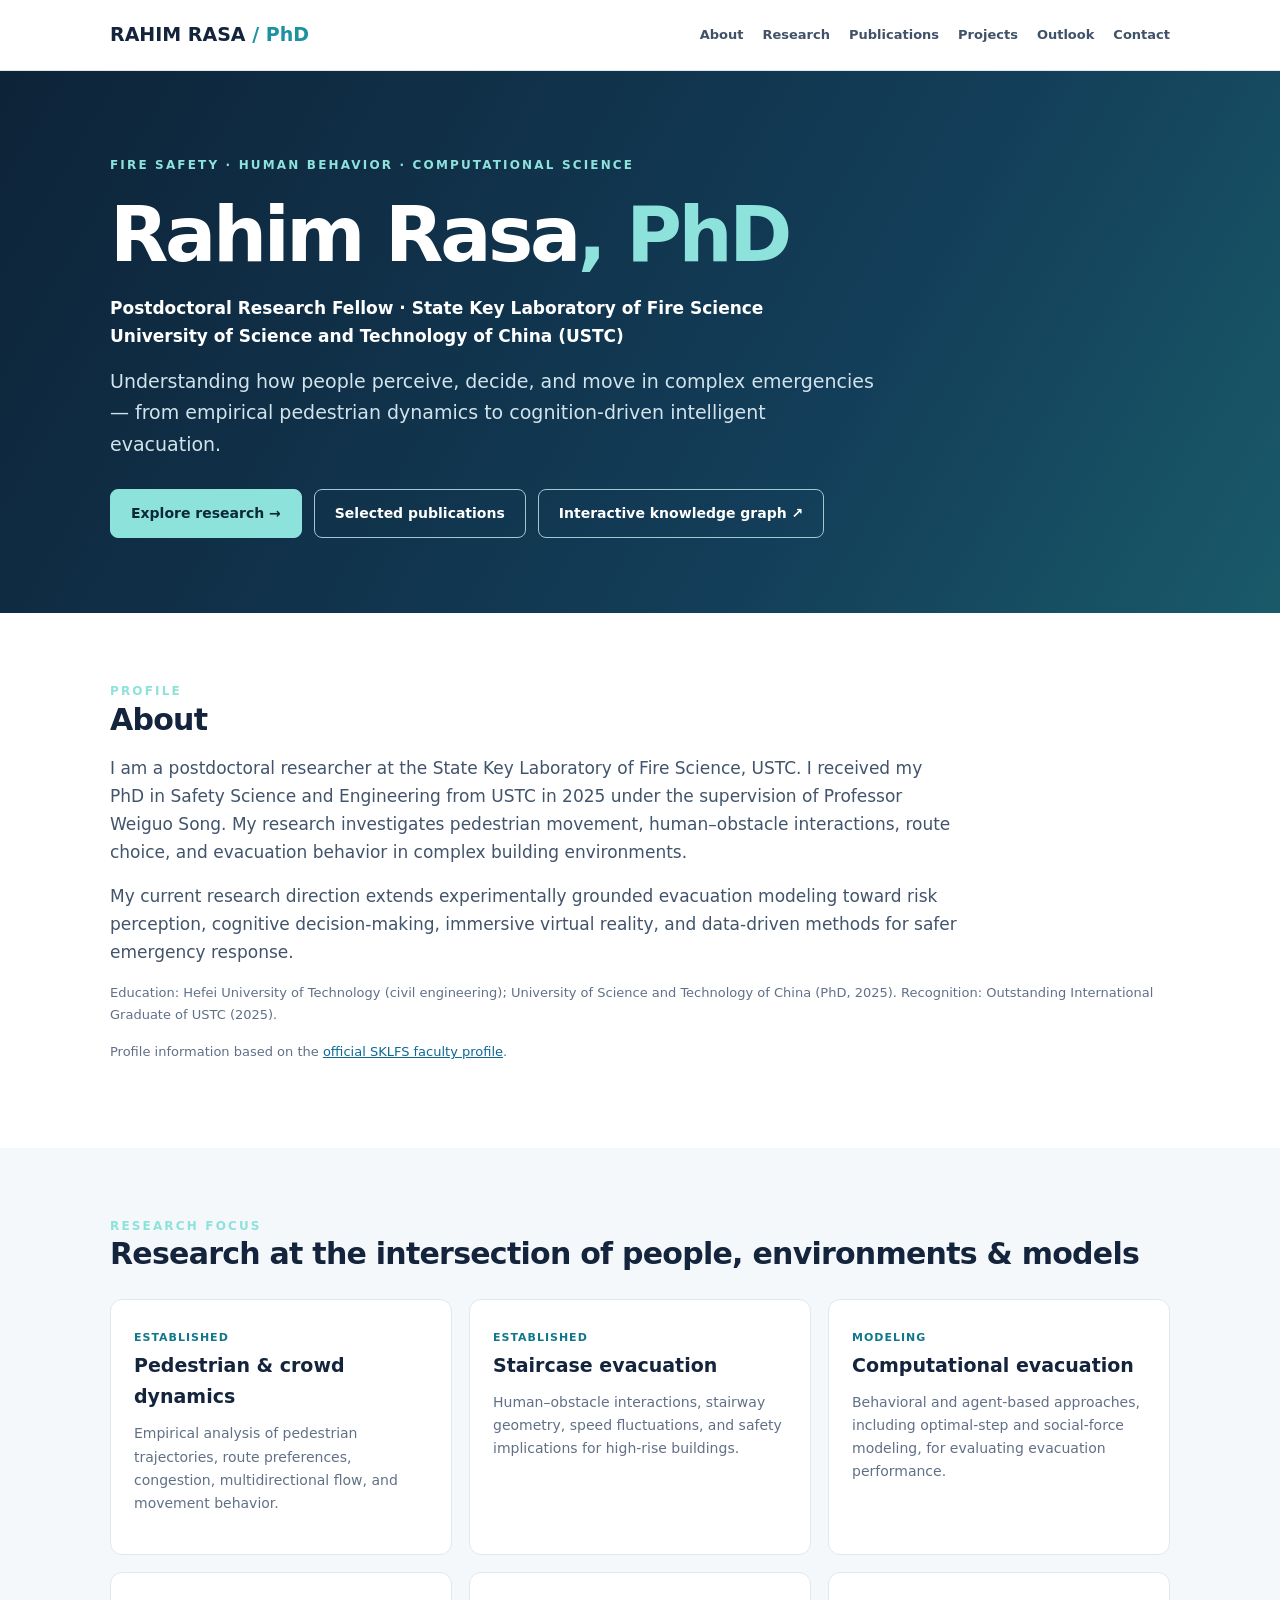
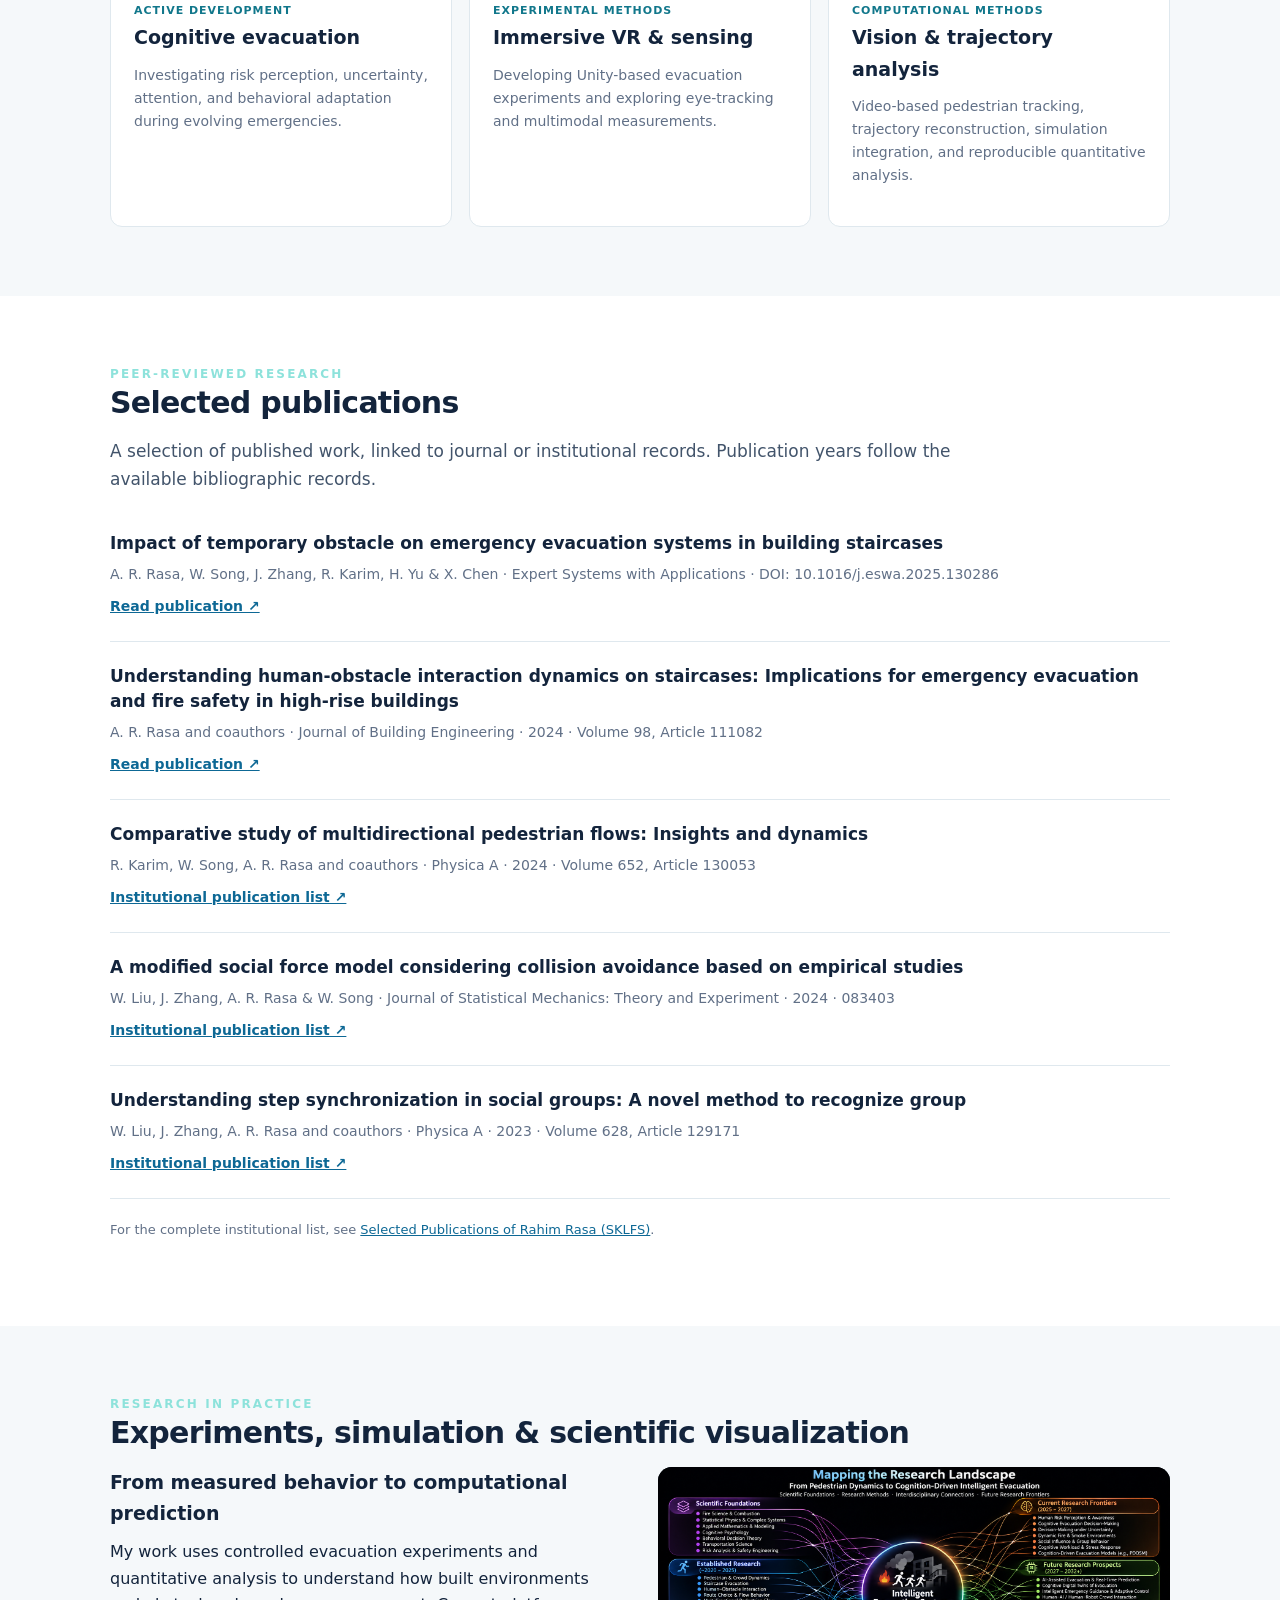
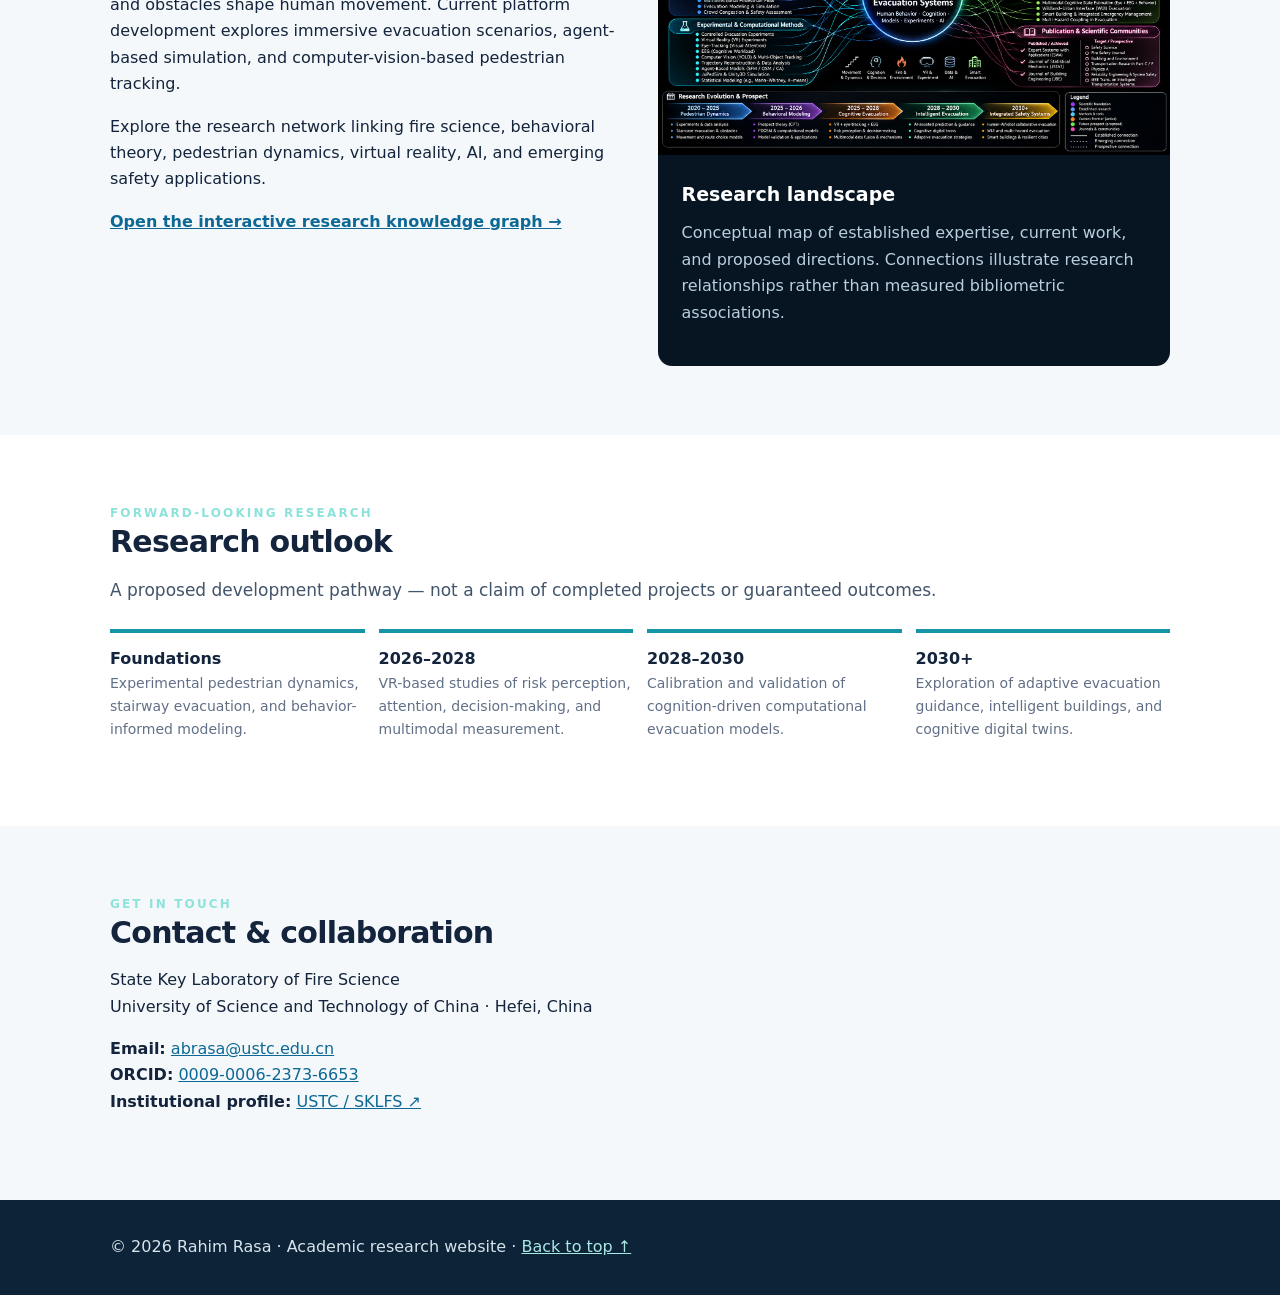
<file: index.html>
<!doctype html><html lang="en"><head><meta charset="utf-8"><meta name="viewport" content="width=device-width,initial-scale=1"><meta name="description" content="Rahim Rasa, PhD — Postdoctoral Research Fellow at USTC. Fire safety, pedestrian dynamics, human evacuation, and cognition-driven modeling."><title>Rahim Rasa, PhD | Evacuation Science & Human Behavior</title><style>
:root{--ink:#13243c;--muted:#617087;--blue:#156b9b;--line:#dfe8ee;--cream:#f5f8fa}*{box-sizing:border-box}html{scroll-behavior:smooth}body{margin:0;color:var(--ink);font:16px/1.65 system-ui,-apple-system,Segoe UI,sans-serif;background:#fff}a{color:#0d6895}a:hover{text-decoration:underline}.wrap{max-width:1110px;margin:auto;padding:0 25px}header{border-bottom:1px solid var(--line);position:sticky;top:0;background:#ffffffed;backdrop-filter:blur(12px);z-index:5}.nav{display:flex;align-items:center;justify-content:space-between;gap:20px;min-height:70px}.logo{font-size:19px;font-weight:800;text-decoration:none;color:var(--ink)}nav{display:flex;flex-wrap:wrap;gap:19px}nav a{font-size:13px;text-decoration:none;color:#405268;font-weight:650}.hero{background:linear-gradient(120deg,#0d2338,#133e59 65%,#195a69);color:white;padding:85px 0 75px}.eyebrow{font-size:12px;text-transform:uppercase;letter-spacing:.18em;color:#8de2db;font-weight:800}.hero h1{font-size:clamp(42px,6vw,76px);letter-spacing:-.045em;line-height:1.08;margin:18px 0}.hero p{max-width:770px;color:#d2e3eb;font-size:19px}.hero .role{font-size:17px;color:#fff;font-weight:650}.actions{display:flex;flex-wrap:wrap;gap:12px;margin-top:29px}.btn{padding:12px 20px;border:1px solid #a5c6d3;border-radius:8px;text-decoration:none;color:white;font-size:14px;font-weight:700}.btn.primary{background:#8de2db;color:#0c2839;border-color:#8de2db}.btn:hover{text-decoration:none;filter:brightness(1.06)}section{padding:69px 0}section:nth-of-type(even){background:var(--cream)}h2{font-size:30px;line-height:1.2;letter-spacing:-.025em;margin:0 0 16px}h3{margin:0 0 10px;font-size:19px}p{margin:0 0 16px}.intro{max-width:850px;color:#42546b;font-size:17px}.grid{display:grid;grid-template-columns:repeat(3,minmax(0,1fr));gap:17px;margin-top:27px}.card{background:white;border:1px solid var(--line);border-radius:12px;padding:23px}.card p{color:var(--muted);font-size:14px}.tag{font-size:11px;letter-spacing:.09em;text-transform:uppercase;color:#11778b;font-weight:800}.publication{padding:22px 0;border-bottom:1px solid var(--line)}.publication strong{display:block;font-size:17px;line-height:1.45}.publication .meta{font-size:14px;color:var(--muted);margin:7px 0}.publication a{font-size:14px;font-weight:700}.two{display:grid;grid-template-columns:1fr 1fr;gap:35px}.feature{border-radius:14px;overflow:hidden;background:#071522;color:#fff}.feature img{width:100%;display:block}.feature .inner{padding:24px}.feature p{color:#b9cfdf}.timeline{display:grid;grid-template-columns:repeat(4,1fr);gap:14px;margin-top:25px}.timeline>div{border-top:4px solid #1595a6;padding-top:13px}.timeline strong{display:block}.timeline p{color:var(--muted);font-size:14px}.small{font-size:13px;color:var(--muted)}footer{background:#0d2338;color:#d6e4ec;padding:34px 0}footer a{color:#a9e9e5}@media(max-width:750px){.nav{align-items:flex-start;flex-direction:column;padding:15px 0}nav{gap:12px}.hero{padding:60px 0}.grid,.two{grid-template-columns:1fr}.timeline{grid-template-columns:1fr 1fr}section{padding:49px 0}}@media(max-width:390px){.timeline{grid-template-columns:1fr}nav a{font-size:12px}}
</style></head><body><header><div class="wrap nav"><a class="logo" href="#home">RAHIM RASA <span style="color:#1b91a1">/ PhD</span></a><nav aria-label="Main navigation"><a href="#about">About</a><a href="#research">Research</a><a href="#publications">Publications</a><a href="#projects">Projects</a><a href="#roadmap">Outlook</a><a href="#contact">Contact</a></nav></div></header>
<main><div class="hero" id="home"><div class="wrap"><div class="eyebrow">Fire safety · Human behavior · Computational science</div><h1>Rahim Rasa<span style="color:#8de2db">, PhD</span></h1><p class="role">Postdoctoral Research Fellow · State Key Laboratory of Fire Science<br>University of Science and Technology of China (USTC)</p><p>Understanding how people perceive, decide, and move in complex emergencies — from empirical pedestrian dynamics to cognition-driven intelligent evacuation.</p><div class="actions"><a class="btn primary" href="#research">Explore research →</a><a class="btn" href="#publications">Selected publications</a><a class="btn" href="knowledge-graph.html">Interactive knowledge graph ↗</a></div></div></div>
<section id="about"><div class="wrap"><div class="eyebrow">Profile</div><h2>About</h2><p class="intro">I am a postdoctoral researcher at the State Key Laboratory of Fire Science, USTC. I received my PhD in Safety Science and Engineering from USTC in 2025 under the supervision of Professor Weiguo Song. My research investigates pedestrian movement, human–obstacle interactions, route choice, and evacuation behavior in complex building environments.</p><p class="intro">My current research direction extends experimentally grounded evacuation modeling toward risk perception, cognitive decision-making, immersive virtual reality, and data-driven methods for safer emergency response.</p><p class="small">Education: Hefei University of Technology (civil engineering); University of Science and Technology of China (PhD, 2025). Recognition: Outstanding International Graduate of USTC (2025).</p><p class="small">Profile information based on the <a href="https://en.sklfs.ustc.edu.cn/2025/1104/c17183a707958/page.htm" target="_blank" rel="noopener">official SKLFS faculty profile</a>.</p></div></section>
<section id="research"><div class="wrap"><div class="eyebrow">Research focus</div><h2>Research at the intersection of people, environments & models</h2><div class="grid"><article class="card"><span class="tag">Established</span><h3>Pedestrian & crowd dynamics</h3><p>Empirical analysis of pedestrian trajectories, route preferences, congestion, multidirectional flow, and movement behavior.</p></article><article class="card"><span class="tag">Established</span><h3>Staircase evacuation</h3><p>Human–obstacle interactions, stairway geometry, speed fluctuations, and safety implications for high-rise buildings.</p></article><article class="card"><span class="tag">Modeling</span><h3>Computational evacuation</h3><p>Behavioral and agent-based approaches, including optimal-step and social-force modeling, for evaluating evacuation performance.</p></article><article class="card"><span class="tag">Active development</span><h3>Cognitive evacuation</h3><p>Investigating risk perception, uncertainty, attention, and behavioral adaptation during evolving emergencies.</p></article><article class="card"><span class="tag">Experimental methods</span><h3>Immersive VR & sensing</h3><p>Developing Unity-based evacuation experiments and exploring eye-tracking and multimodal measurements.</p></article><article class="card"><span class="tag">Computational methods</span><h3>Vision & trajectory analysis</h3><p>Video-based pedestrian tracking, trajectory reconstruction, simulation integration, and reproducible quantitative analysis.</p></article></div></div></section>
<section id="publications"><div class="wrap"><div class="eyebrow">Peer-reviewed research</div><h2>Selected publications</h2><p class="intro">A selection of published work, linked to journal or institutional records. Publication years follow the available bibliographic records.</p>
<div class="publication"><strong>Impact of temporary obstacle on emergency evacuation systems in building staircases</strong><div class="meta">A. R. Rasa, W. Song, J. Zhang, R. Karim, H. Yu & X. Chen · Expert Systems with Applications · DOI: 10.1016/j.eswa.2025.130286</div><a href="https://doi.org/10.1016/j.eswa.2025.130286" target="_blank" rel="noopener">Read publication ↗</a></div>
<div class="publication"><strong>Understanding human-obstacle interaction dynamics on staircases: Implications for emergency evacuation and fire safety in high-rise buildings</strong><div class="meta">A. R. Rasa and coauthors · Journal of Building Engineering · 2024 · Volume 98, Article 111082</div><a href="https://www.sciencedirect.com/science/article/pii/S2352710224026500" target="_blank" rel="noopener">Read publication ↗</a></div>
<div class="publication"><strong>Comparative study of multidirectional pedestrian flows: Insights and dynamics</strong><div class="meta">R. Karim, W. Song, A. R. Rasa and coauthors · Physica A · 2024 · Volume 652, Article 130053</div><a href="https://en.sklfs.ustc.edu.cn/2025/1104/c17181a707956/page.htm" target="_blank" rel="noopener">Institutional publication list ↗</a></div>
<div class="publication"><strong>A modified social force model considering collision avoidance based on empirical studies</strong><div class="meta">W. Liu, J. Zhang, A. R. Rasa & W. Song · Journal of Statistical Mechanics: Theory and Experiment · 2024 · 083403</div><a href="https://en.sklfs.ustc.edu.cn/2025/1104/c17181a707956/page.htm" target="_blank" rel="noopener">Institutional publication list ↗</a></div>
<div class="publication"><strong>Understanding step synchronization in social groups: A novel method to recognize group</strong><div class="meta">W. Liu, J. Zhang, A. R. Rasa and coauthors · Physica A · 2023 · Volume 628, Article 129171</div><a href="https://en.sklfs.ustc.edu.cn/2025/1104/c17181a707956/page.htm" target="_blank" rel="noopener">Institutional publication list ↗</a></div>
<p class="small" style="margin-top:20px">For the complete institutional list, see <a href="https://en.sklfs.ustc.edu.cn/2025/1104/c17181a707956/page.htm">Selected Publications of Rahim Rasa (SKLFS)</a>.</p></div></section>
<section id="projects"><div class="wrap"><div class="eyebrow">Research in practice</div><h2>Experiments, simulation & scientific visualization</h2><div class="two"><div><h3>From measured behavior to computational prediction</h3><p>My work uses controlled evacuation experiments and quantitative analysis to understand how built environments and obstacles shape human movement. Current platform development explores immersive evacuation scenarios, agent-based simulation, and computer-vision-based pedestrian tracking.</p><p>Explore the research network linking fire science, behavioral theory, pedestrian dynamics, virtual reality, AI, and emerging safety applications.</p><p><a href="knowledge-graph.html"><strong>Open the interactive research knowledge graph →</strong></a></p></div><div class="feature"><img src="research-landscape.png" alt="Conceptual interdisciplinary research landscape linking evacuation research themes" loading="lazy"><div class="inner"><h3>Research landscape</h3><p>Conceptual map of established expertise, current work, and proposed directions. Connections illustrate research relationships rather than measured bibliometric associations.</p></div></div></div></div></section>
<section id="roadmap"><div class="wrap"><div class="eyebrow">Forward-looking research</div><h2>Research outlook</h2><p class="intro">A proposed development pathway — not a claim of completed projects or guaranteed outcomes.</p><div class="timeline"><div><strong>Foundations</strong><p>Experimental pedestrian dynamics, stairway evacuation, and behavior-informed modeling.</p></div><div><strong>2026–2028</strong><p>VR-based studies of risk perception, attention, decision-making, and multimodal measurement.</p></div><div><strong>2028–2030</strong><p>Calibration and validation of cognition-driven computational evacuation models.</p></div><div><strong>2030+</strong><p>Exploration of adaptive evacuation guidance, intelligent buildings, and cognitive digital twins.</p></div></div></div></section>
<section id="contact"><div class="wrap"><div class="eyebrow">Get in touch</div><h2>Contact & collaboration</h2><p>State Key Laboratory of Fire Science<br>University of Science and Technology of China · Hefei, China</p><p><strong>Email:</strong> <a href="mailto:abrasa@ustc.edu.cn">abrasa@ustc.edu.cn</a><br><strong>ORCID:</strong> <a href="https://orcid.org/0009-0006-2373-6653" target="_blank" rel="noopener">0009-0006-2373-6653</a><br><strong>Institutional profile:</strong> <a href="https://en.sklfs.ustc.edu.cn/2025/1104/c17183a707958/page.htm" target="_blank" rel="noopener">USTC / SKLFS ↗</a></p></div></section></main><footer><div class="wrap">© 2026 Rahim Rasa · Academic research website · <a href="#home">Back to top ↑</a></div></footer></body></html>
</file>
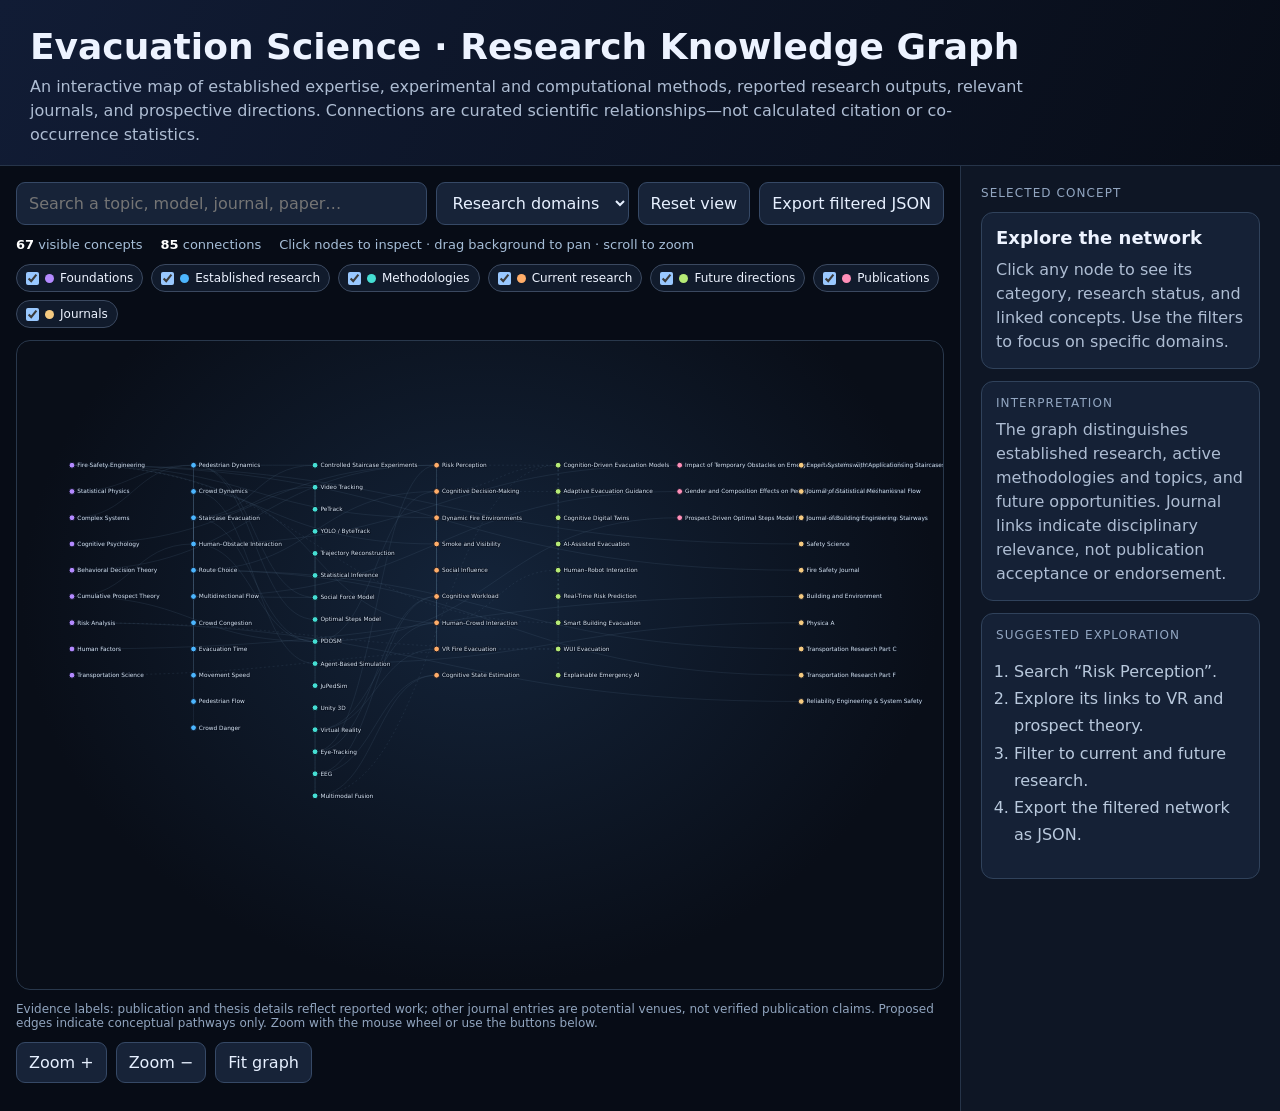
<file: knowledge-graph.html>
<!doctype html><html lang="en"><head><meta charset="utf-8"><meta name="viewport" content="width=device-width,initial-scale=1"><title>Evacuation Science — Interactive Knowledge Graph</title><style>
:root{color-scheme:dark;font-family:Inter,ui-sans-serif,system-ui,Arial;background:#070c16;color:#edf3ff}*{box-sizing:border-box}body{margin:0}header{padding:26px 30px 18px;background:linear-gradient(115deg,#111c35,#080d18);border-bottom:1px solid #263449}h1{font-size:clamp(22px,3vw,36px);margin:0 0 8px}p{color:#aebdd3;line-height:1.5;margin:0}.sub{max-width:1000px}.layout{display:grid;grid-template-columns:minmax(0,1fr) 320px;min-height:710px}.main{min-width:0;padding:16px}.side{border-left:1px solid #263449;padding:20px;background:#0e1625}.toolbar{display:flex;flex-wrap:wrap;gap:9px;margin-bottom:12px}input,select,button{background:#172338;color:#e7f0ff;border:1px solid #364966;border-radius:9px;padding:10px 12px;font:inherit}input{min-width:210px;flex:1}button{cursor:pointer}button:hover{background:#284263}button:focus-visible,input:focus-visible,select:focus-visible{outline:2px solid #74d9ef}.filters{display:flex;flex-wrap:wrap;gap:8px;margin:12px 0}.pill{display:inline-flex;align-items:center;gap:6px;font-size:12px;border:1px solid #3b4960;border-radius:22px;padding:6px 9px;background:#111b2c;cursor:pointer}.pill input{min-width:0;flex:none;margin:0}.dot{width:9px;height:9px;border-radius:50%;display:inline-block}.canvas{border:1px solid #29384c;border-radius:14px;overflow:hidden;background:radial-gradient(ellipse at 50% 40%,#14243a 0%,#090e18 70%);height:650px;position:relative;touch-action:pan-y}.canvas svg{width:100%;height:100%;display:block;cursor:grab}.canvas svg:active{cursor:grabbing}.link{fill:none;stroke:#506982;stroke-opacity:.34;stroke-width:1.2}.node{cursor:pointer}.node circle{stroke:#0a1020;stroke-width:2}.node text{fill:#d9e7f5;font-size:12px;paint-order:stroke;stroke:#0a1221;stroke-width:3px;stroke-linejoin:round}.node.selected circle{stroke:#fff;stroke-width:3}.muted{opacity:.09}.card{background:#152136;border:1px solid #30425b;border-radius:12px;padding:14px;margin:12px 0}.card h2{font-size:18px;margin:0 0 10px}.label{font-size:12px;color:#92a6c1;text-transform:uppercase;letter-spacing:.09em}.tag{font-size:12px;display:inline-block;background:#273b54;padding:5px 8px;border-radius:6px;margin:4px 3px 4px 0}.list{padding-left:18px;color:#b9c9dd;line-height:1.7}.count{color:#a4cce5;font-size:13px}.footer{font-size:12px;color:#91a5bf;padding:12px 0}.status{font-size:13px;color:#e9c68a}.summary{display:flex;gap:18px;flex-wrap:wrap;margin:8px 0;color:#a6bed8;font-size:13px}strong{color:#fff}a{color:#8bdcf2} @media(max-width:900px){.layout{grid-template-columns:1fr}.side{border-left:0;border-top:1px solid #263449}.canvas{height:540px}header{padding:20px}.main{padding:12px}}@media(max-width:480px){.canvas{height:440px}.toolbar>*{flex:1;min-width:0}.node text{font-size:13px}}
</style></head><body><header><h1>Evacuation Science · Research Knowledge Graph</h1><p class="sub">An interactive map of established expertise, experimental and computational methods, reported research outputs, relevant journals, and prospective directions. Connections are curated scientific relationships—not calculated citation or co-occurrence statistics.</p></header><div class="layout"><main class="main"><div class="toolbar"><input id="search" type="search" placeholder="Search a topic, model, journal, paper…" aria-label="Search nodes"><select id="mode" aria-label="Graph layout"><option value="columns">Research domains</option><option value="radial">Radial overview</option></select><button id="reset">Reset view</button><button id="export">Export filtered JSON</button></div><div class="summary"><span><strong id="nc"></strong> visible concepts</span><span><strong id="ec"></strong> connections</span><span>Click nodes to inspect · drag background to pan · scroll to zoom</span></div><div class="filters" id="filters"></div><div class="canvas"><svg id="svg" role="img" aria-label="Interactive research knowledge graph"></svg></div><div class="footer">Evidence labels: publication and thesis details reflect reported work; other journal entries are potential venues, not verified publication claims. Proposed edges indicate conceptual pathways only. Zoom with the mouse wheel or use the buttons below.</div><div class="toolbar"><button id="zin">Zoom +</button><button id="zout">Zoom −</button><button id="fit">Fit graph</button></div></main><aside class="side"><div class="label">Selected concept</div><div id="details" class="card"><h2>Explore the network</h2><p>Click any node to see its category, research status, and linked concepts. Use the filters to focus on specific domains.</p></div><div class="card"><div class="label">Interpretation</div><p style="margin-top:8px">The graph distinguishes established research, active methodologies and topics, and future opportunities. Journal links indicate disciplinary relevance, not publication acceptance or endorsement.</p></div><div class="card"><div class="label">Suggested exploration</div><ol class="list"><li>Search “Risk Perception”.</li><li>Explore its links to VR and prospect theory.</li><li>Filter to current and future research.</li><li>Export the filtered network as JSON.</li></ol></div></aside></div><script>
const DATA={"nodes": [{"id": "n0", "label": "Fire Safety Engineering", "category": "Foundations", "status": "established", "color": "#b48aff", "column": 0, "order": 0, "x": 125, "y": 95, "description": "Conceptual connection within the researcher’s scientific landscape; not a bibliometric measurement."}, {"id": "n1", "label": "Statistical Physics", "category": "Foundations", "status": "established", "color": "#b48aff", "column": 0, "order": 1, "x": 125, "y": 149, "description": "Conceptual connection within the researcher’s scientific landscape; not a bibliometric measurement."}, {"id": "n2", "label": "Complex Systems", "category": "Foundations", "status": "established", "color": "#b48aff", "column": 0, "order": 2, "x": 125, "y": 203, "description": "Conceptual connection within the researcher’s scientific landscape; not a bibliometric measurement."}, {"id": "n3", "label": "Cognitive Psychology", "category": "Foundations", "status": "established", "color": "#b48aff", "column": 0, "order": 3, "x": 125, "y": 257, "description": "Conceptual connection within the researcher’s scientific landscape; not a bibliometric measurement."}, {"id": "n4", "label": "Behavioral Decision Theory", "category": "Foundations", "status": "established", "color": "#b48aff", "column": 0, "order": 4, "x": 125, "y": 311, "description": "Conceptual connection within the researcher’s scientific landscape; not a bibliometric measurement."}, {"id": "n5", "label": "Cumulative Prospect Theory", "category": "Foundations", "status": "established", "color": "#b48aff", "column": 0, "order": 5, "x": 125, "y": 365, "description": "Conceptual connection within the researcher’s scientific landscape; not a bibliometric measurement."}, {"id": "n6", "label": "Risk Analysis", "category": "Foundations", "status": "established", "color": "#b48aff", "column": 0, "order": 6, "x": 125, "y": 419, "description": "Conceptual connection within the researcher’s scientific landscape; not a bibliometric measurement."}, {"id": "n7", "label": "Human Factors", "category": "Foundations", "status": "established", "color": "#b48aff", "column": 0, "order": 7, "x": 125, "y": 473, "description": "Conceptual connection within the researcher’s scientific landscape; not a bibliometric measurement."}, {"id": "n8", "label": "Transportation Science", "category": "Foundations", "status": "established", "color": "#b48aff", "column": 0, "order": 8, "x": 125, "y": 527, "description": "Conceptual connection within the researcher’s scientific landscape; not a bibliometric measurement."}, {"id": "n9", "label": "Pedestrian Dynamics", "category": "Established research", "status": "established", "color": "#4cb6ff", "column": 1, "order": 0, "x": 375, "y": 95, "description": "Conceptual connection within the researcher’s scientific landscape; not a bibliometric measurement."}, {"id": "n10", "label": "Crowd Dynamics", "category": "Established research", "status": "established", "color": "#4cb6ff", "column": 1, "order": 1, "x": 375, "y": 149, "description": "Conceptual connection within the researcher’s scientific landscape; not a bibliometric measurement."}, {"id": "n11", "label": "Staircase Evacuation", "category": "Established research", "status": "established", "color": "#4cb6ff", "column": 1, "order": 2, "x": 375, "y": 203, "description": "Conceptual connection within the researcher’s scientific landscape; not a bibliometric measurement."}, {"id": "n12", "label": "Human–Obstacle Interaction", "category": "Established research", "status": "established", "color": "#4cb6ff", "column": 1, "order": 3, "x": 375, "y": 257, "description": "Conceptual connection within the researcher’s scientific landscape; not a bibliometric measurement."}, {"id": "n13", "label": "Route Choice", "category": "Established research", "status": "established", "color": "#4cb6ff", "column": 1, "order": 4, "x": 375, "y": 311, "description": "Conceptual connection within the researcher’s scientific landscape; not a bibliometric measurement."}, {"id": "n14", "label": "Multidirectional Flow", "category": "Established research", "status": "established", "color": "#4cb6ff", "column": 1, "order": 5, "x": 375, "y": 365, "description": "Conceptual connection within the researcher’s scientific landscape; not a bibliometric measurement."}, {"id": "n15", "label": "Crowd Congestion", "category": "Established research", "status": "established", "color": "#4cb6ff", "column": 1, "order": 6, "x": 375, "y": 419, "description": "Conceptual connection within the researcher’s scientific landscape; not a bibliometric measurement."}, {"id": "n16", "label": "Evacuation Time", "category": "Established research", "status": "established", "color": "#4cb6ff", "column": 1, "order": 7, "x": 375, "y": 473, "description": "Conceptual connection within the researcher’s scientific landscape; not a bibliometric measurement."}, {"id": "n17", "label": "Movement Speed", "category": "Established research", "status": "established", "color": "#4cb6ff", "column": 1, "order": 8, "x": 375, "y": 527, "description": "Conceptual connection within the researcher’s scientific landscape; not a bibliometric measurement."}, {"id": "n18", "label": "Pedestrian Flow", "category": "Established research", "status": "established", "color": "#4cb6ff", "column": 1, "order": 9, "x": 375, "y": 581, "description": "Conceptual connection within the researcher’s scientific landscape; not a bibliometric measurement."}, {"id": "n19", "label": "Crowd Danger", "category": "Established research", "status": "established", "color": "#4cb6ff", "column": 1, "order": 10, "x": 375, "y": 635, "description": "Conceptual connection within the researcher’s scientific landscape; not a bibliometric measurement."}, {"id": "n20", "label": "Controlled Staircase Experiments", "category": "Methodologies", "status": "active", "color": "#45ded3", "column": 2, "order": 0, "x": 625, "y": 95.0, "description": "Conceptual connection within the researcher’s scientific landscape; not a bibliometric measurement."}, {"id": "n21", "label": "Video Tracking", "category": "Methodologies", "status": "active", "color": "#45ded3", "column": 2, "order": 1, "x": 625, "y": 140.33333333333334, "description": "Conceptual connection within the researcher’s scientific landscape; not a bibliometric measurement."}, {"id": "n22", "label": "PeTrack", "category": "Methodologies", "status": "active", "color": "#45ded3", "column": 2, "order": 2, "x": 625, "y": 185.66666666666669, "description": "Conceptual connection within the researcher’s scientific landscape; not a bibliometric measurement."}, {"id": "n23", "label": "YOLO / ByteTrack", "category": "Methodologies", "status": "active", "color": "#45ded3", "column": 2, "order": 3, "x": 625, "y": 231.0, "description": "Conceptual connection within the researcher’s scientific landscape; not a bibliometric measurement."}, {"id": "n24", "label": "Trajectory Reconstruction", "category": "Methodologies", "status": "active", "color": "#45ded3", "column": 2, "order": 4, "x": 625, "y": 276.33333333333337, "description": "Conceptual connection within the researcher’s scientific landscape; not a bibliometric measurement."}, {"id": "n25", "label": "Statistical Inference", "category": "Methodologies", "status": "active", "color": "#45ded3", "column": 2, "order": 5, "x": 625, "y": 321.6666666666667, "description": "Conceptual connection within the researcher’s scientific landscape; not a bibliometric measurement."}, {"id": "n26", "label": "Social Force Model", "category": "Methodologies", "status": "active", "color": "#45ded3", "column": 2, "order": 6, "x": 625, "y": 367.0, "description": "Conceptual connection within the researcher’s scientific landscape; not a bibliometric measurement."}, {"id": "n27", "label": "Optimal Steps Model", "category": "Methodologies", "status": "active", "color": "#45ded3", "column": 2, "order": 7, "x": 625, "y": 412.33333333333337, "description": "Conceptual connection within the researcher’s scientific landscape; not a bibliometric measurement."}, {"id": "n28", "label": "PDOSM", "category": "Methodologies", "status": "active", "color": "#45ded3", "column": 2, "order": 8, "x": 625, "y": 457.6666666666667, "description": "Conceptual connection within the researcher’s scientific landscape; not a bibliometric measurement."}, {"id": "n29", "label": "Agent-Based Simulation", "category": "Methodologies", "status": "active", "color": "#45ded3", "column": 2, "order": 9, "x": 625, "y": 503.0, "description": "Conceptual connection within the researcher’s scientific landscape; not a bibliometric measurement."}, {"id": "n30", "label": "JuPedSim", "category": "Methodologies", "status": "active", "color": "#45ded3", "column": 2, "order": 10, "x": 625, "y": 548.3333333333334, "description": "Conceptual connection within the researcher’s scientific landscape; not a bibliometric measurement."}, {"id": "n31", "label": "Unity 3D", "category": "Methodologies", "status": "active", "color": "#45ded3", "column": 2, "order": 11, "x": 625, "y": 593.6666666666667, "description": "Conceptual connection within the researcher’s scientific landscape; not a bibliometric measurement."}, {"id": "n32", "label": "Virtual Reality", "category": "Methodologies", "status": "active", "color": "#45ded3", "column": 2, "order": 12, "x": 625, "y": 639.0, "description": "Conceptual connection within the researcher’s scientific landscape; not a bibliometric measurement."}, {"id": "n33", "label": "Eye-Tracking", "category": "Methodologies", "status": "active", "color": "#45ded3", "column": 2, "order": 13, "x": 625, "y": 684.3333333333334, "description": "Conceptual connection within the researcher’s scientific landscape; not a bibliometric measurement."}, {"id": "n34", "label": "EEG", "category": "Methodologies", "status": "active", "color": "#45ded3", "column": 2, "order": 14, "x": 625, "y": 729.6666666666667, "description": "Conceptual connection within the researcher’s scientific landscape; not a bibliometric measurement."}, {"id": "n35", "label": "Multimodal Fusion", "category": "Methodologies", "status": "active", "color": "#45ded3", "column": 2, "order": 15, "x": 625, "y": 775.0, "description": "Conceptual connection within the researcher’s scientific landscape; not a bibliometric measurement."}, {"id": "n36", "label": "Risk Perception", "category": "Current research", "status": "active", "color": "#ffad69", "column": 3, "order": 0, "x": 875, "y": 95, "description": "Conceptual connection within the researcher’s scientific landscape; not a bibliometric measurement."}, {"id": "n37", "label": "Cognitive Decision-Making", "category": "Current research", "status": "active", "color": "#ffad69", "column": 3, "order": 1, "x": 875, "y": 149, "description": "Conceptual connection within the researcher’s scientific landscape; not a bibliometric measurement."}, {"id": "n38", "label": "Dynamic Fire Environments", "category": "Current research", "status": "active", "color": "#ffad69", "column": 3, "order": 2, "x": 875, "y": 203, "description": "Conceptual connection within the researcher’s scientific landscape; not a bibliometric measurement."}, {"id": "n39", "label": "Smoke and Visibility", "category": "Current research", "status": "active", "color": "#ffad69", "column": 3, "order": 3, "x": 875, "y": 257, "description": "Conceptual connection within the researcher’s scientific landscape; not a bibliometric measurement."}, {"id": "n40", "label": "Social Influence", "category": "Current research", "status": "active", "color": "#ffad69", "column": 3, "order": 4, "x": 875, "y": 311, "description": "Conceptual connection within the researcher’s scientific landscape; not a bibliometric measurement."}, {"id": "n41", "label": "Cognitive Workload", "category": "Current research", "status": "active", "color": "#ffad69", "column": 3, "order": 5, "x": 875, "y": 365, "description": "Conceptual connection within the researcher’s scientific landscape; not a bibliometric measurement."}, {"id": "n42", "label": "Human–Crowd Interaction", "category": "Current research", "status": "active", "color": "#ffad69", "column": 3, "order": 6, "x": 875, "y": 419, "description": "Conceptual connection within the researcher’s scientific landscape; not a bibliometric measurement."}, {"id": "n43", "label": "VR Fire Evacuation", "category": "Current research", "status": "active", "color": "#ffad69", "column": 3, "order": 7, "x": 875, "y": 473, "description": "Conceptual connection within the researcher’s scientific landscape; not a bibliometric measurement."}, {"id": "n44", "label": "Cognitive State Estimation", "category": "Current research", "status": "active", "color": "#ffad69", "column": 3, "order": 8, "x": 875, "y": 527, "description": "Conceptual connection within the researcher’s scientific landscape; not a bibliometric measurement."}, {"id": "n45", "label": "Cognition-Driven Evacuation Models", "category": "Future directions", "status": "prospective", "color": "#b6eb76", "column": 4, "order": 0, "x": 1125, "y": 95, "description": "Conceptual connection within the researcher’s scientific landscape; not a bibliometric measurement."}, {"id": "n46", "label": "Adaptive Evacuation Guidance", "category": "Future directions", "status": "prospective", "color": "#b6eb76", "column": 4, "order": 1, "x": 1125, "y": 149, "description": "Conceptual connection within the researcher’s scientific landscape; not a bibliometric measurement."}, {"id": "n47", "label": "Cognitive Digital Twins", "category": "Future directions", "status": "prospective", "color": "#b6eb76", "column": 4, "order": 2, "x": 1125, "y": 203, "description": "Conceptual connection within the researcher’s scientific landscape; not a bibliometric measurement."}, {"id": "n48", "label": "AI-Assisted Evacuation", "category": "Future directions", "status": "prospective", "color": "#b6eb76", "column": 4, "order": 3, "x": 1125, "y": 257, "description": "Conceptual connection within the researcher’s scientific landscape; not a bibliometric measurement."}, {"id": "n49", "label": "Human–Robot Interaction", "category": "Future directions", "status": "prospective", "color": "#b6eb76", "column": 4, "order": 4, "x": 1125, "y": 311, "description": "Conceptual connection within the researcher’s scientific landscape; not a bibliometric measurement."}, {"id": "n50", "label": "Real-Time Risk Prediction", "category": "Future directions", "status": "prospective", "color": "#b6eb76", "column": 4, "order": 5, "x": 1125, "y": 365, "description": "Conceptual connection within the researcher’s scientific landscape; not a bibliometric measurement."}, {"id": "n51", "label": "Smart Building Evacuation", "category": "Future directions", "status": "prospective", "color": "#b6eb76", "column": 4, "order": 6, "x": 1125, "y": 419, "description": "Conceptual connection within the researcher’s scientific landscape; not a bibliometric measurement."}, {"id": "n52", "label": "WUI Evacuation", "category": "Future directions", "status": "prospective", "color": "#b6eb76", "column": 4, "order": 7, "x": 1125, "y": 473, "description": "Conceptual connection within the researcher’s scientific landscape; not a bibliometric measurement."}, {"id": "n53", "label": "Explainable Emergency AI", "category": "Future directions", "status": "prospective", "color": "#b6eb76", "column": 4, "order": 8, "x": 1125, "y": 527, "description": "Conceptual connection within the researcher’s scientific landscape; not a bibliometric measurement."}, {"id": "n54", "label": "Impact of Temporary Obstacles on Emergency Evacuation Systems in Building Staircases", "category": "Publications", "status": "documented", "color": "#ff8fb8", "column": 5, "order": 0, "x": 1375, "y": 95, "description": "Research publication / thesis record. Verify bibliographic metadata before citation."}, {"id": "n55", "label": "Gender and Composition Effects on Pedestrian Dynamics in Multidirectional Flow", "category": "Publications", "status": "submitted (2025)", "color": "#ff8fb8", "column": 5, "order": 1, "x": 1375, "y": 149, "description": "Research publication / thesis record. Verify bibliographic metadata before citation."}, {"id": "n56", "label": "Prospect-Driven Optimal Steps Model for Human–Obstacle Interaction on Stairways", "category": "Publications", "status": "PhD thesis", "color": "#ff8fb8", "column": 5, "order": 2, "x": 1375, "y": 203, "description": "Research publication / thesis record. Verify bibliographic metadata before citation."}, {"id": "n57", "label": "Expert Systems with Applications", "category": "Journals", "status": "reported publication venue", "color": "#f5ca80", "column": 6, "order": 0, "x": 1625, "y": 95, "description": "Conceptual connection within the researcher’s scientific landscape; not a bibliometric measurement."}, {"id": "n58", "label": "Journal of Statistical Mechanics", "category": "Journals", "status": "journal of interest; publication not verified", "color": "#f5ca80", "column": 6, "order": 1, "x": 1625, "y": 149, "description": "Conceptual connection within the researcher’s scientific landscape; not a bibliometric measurement."}, {"id": "n59", "label": "Journal of Building Engineering", "category": "Journals", "status": "reported publication venue", "color": "#f5ca80", "column": 6, "order": 2, "x": 1625, "y": 203, "description": "Conceptual connection within the researcher’s scientific landscape; not a bibliometric measurement."}, {"id": "n60", "label": "Safety Science", "category": "Journals", "status": "journal of interest; publication not verified", "color": "#f5ca80", "column": 6, "order": 3, "x": 1625, "y": 257, "description": "Conceptual connection within the researcher’s scientific landscape; not a bibliometric measurement."}, {"id": "n61", "label": "Fire Safety Journal", "category": "Journals", "status": "journal of interest; publication not verified", "color": "#f5ca80", "column": 6, "order": 4, "x": 1625, "y": 311, "description": "Conceptual connection within the researcher’s scientific landscape; not a bibliometric measurement."}, {"id": "n62", "label": "Building and Environment", "category": "Journals", "status": "journal of interest; publication not verified", "color": "#f5ca80", "column": 6, "order": 5, "x": 1625, "y": 365, "description": "Conceptual connection within the researcher’s scientific landscape; not a bibliometric measurement."}, {"id": "n63", "label": "Physica A", "category": "Journals", "status": "journal of interest; publication not verified", "color": "#f5ca80", "column": 6, "order": 6, "x": 1625, "y": 419, "description": "Conceptual connection within the researcher’s scientific landscape; not a bibliometric measurement."}, {"id": "n64", "label": "Transportation Research Part C", "category": "Journals", "status": "journal of interest; publication not verified", "color": "#f5ca80", "column": 6, "order": 7, "x": 1625, "y": 473, "description": "Conceptual connection within the researcher’s scientific landscape; not a bibliometric measurement."}, {"id": "n65", "label": "Transportation Research Part F", "category": "Journals", "status": "journal of interest; publication not verified", "color": "#f5ca80", "column": 6, "order": 8, "x": 1625, "y": 527, "description": "Conceptual connection within the researcher’s scientific landscape; not a bibliometric measurement."}, {"id": "n66", "label": "Reliability Engineering & System Safety", "category": "Journals", "status": "journal of interest; publication not verified", "color": "#f5ca80", "column": 6, "order": 9, "x": 1625, "y": 581, "description": "Conceptual connection within the researcher’s scientific landscape; not a bibliometric measurement."}], "edges": [{"source": "n9", "target": "n1", "reason": "Thematic or methodological relationship", "kind": "conceptual"}, {"source": "n9", "target": "n2", "reason": "Thematic or methodological relationship", "kind": "conceptual"}, {"source": "n9", "target": "n10", "reason": "Thematic or methodological relationship", "kind": "conceptual"}, {"source": "n9", "target": "n17", "reason": "Thematic or methodological relationship", "kind": "conceptual"}, {"source": "n9", "target": "n18", "reason": "Thematic or methodological relationship", "kind": "conceptual"}, {"source": "n9", "target": "n26", "reason": "Thematic or methodological relationship", "kind": "conceptual"}, {"source": "n9", "target": "n27", "reason": "Thematic or methodological relationship", "kind": "conceptual"}, {"source": "n9", "target": "n20", "reason": "Thematic or methodological relationship", "kind": "conceptual"}, {"source": "n11", "target": "n12", "reason": "Thematic or methodological relationship", "kind": "conceptual"}, {"source": "n11", "target": "n13", "reason": "Thematic or methodological relationship", "kind": "conceptual"}, {"source": "n11", "target": "n16", "reason": "Thematic or methodological relationship", "kind": "conceptual"}, {"source": "n11", "target": "n20", "reason": "Thematic or methodological relationship", "kind": "conceptual"}, {"source": "n11", "target": "n28", "reason": "Thematic or methodological relationship", "kind": "conceptual"}, {"source": "n11", "target": "n21", "reason": "Thematic or methodological relationship", "kind": "conceptual"}, {"source": "n12", "target": "n5", "reason": "Thematic or methodological relationship", "kind": "conceptual"}, {"source": "n12", "target": "n28", "reason": "Thematic or methodological relationship", "kind": "conceptual"}, {"source": "n12", "target": "n13", "reason": "Thematic or methodological relationship", "kind": "conceptual"}, {"source": "n12", "target": "n54", "reason": "Thematic or methodological relationship", "kind": "conceptual"}, {"source": "n28", "target": "n27", "reason": "Thematic or methodological relationship", "kind": "conceptual"}, {"source": "n28", "target": "n5", "reason": "Thematic or methodological relationship", "kind": "conceptual"}, {"source": "n28", "target": "n37", "reason": "Thematic or methodological relationship", "kind": "conceptual"}, {"source": "n28", "target": "n56", "reason": "Thematic or methodological relationship", "kind": "conceptual"}, {"source": "n10", "target": "n15", "reason": "Thematic or methodological relationship", "kind": "conceptual"}, {"source": "n10", "target": "n19", "reason": "Thematic or methodological relationship", "kind": "conceptual"}, {"source": "n10", "target": "n14", "reason": "Thematic or methodological relationship", "kind": "conceptual"}, {"source": "n10", "target": "n29", "reason": "Thematic or methodological relationship", "kind": "conceptual"}, {"source": "n10", "target": "n42", "reason": "Thematic or methodological relationship", "kind": "conceptual"}, {"source": "n14", "target": "n55", "reason": "Thematic or methodological relationship", "kind": "conceptual"}, {"source": "n14", "target": "n26", "reason": "Thematic or methodological relationship", "kind": "conceptual"}, {"source": "n21", "target": "n22", "reason": "Thematic or methodological relationship", "kind": "conceptual"}, {"source": "n21", "target": "n23", "reason": "Thematic or methodological relationship", "kind": "conceptual"}, {"source": "n21", "target": "n24", "reason": "Thematic or methodological relationship", "kind": "conceptual"}, {"source": "n24", "target": "n25", "reason": "Thematic or methodological relationship", "kind": "conceptual"}, {"source": "n24", "target": "n29", "reason": "Thematic or methodological relationship", "kind": "conceptual"}, {"source": "n24", "target": "n30", "reason": "Thematic or methodological relationship", "kind": "conceptual"}, {"source": "n32", "target": "n31", "reason": "Thematic or methodological relationship", "kind": "conceptual"}, {"source": "n32", "target": "n43", "reason": "Thematic or methodological relationship", "kind": "conceptual"}, {"source": "n32", "target": "n33", "reason": "Thematic or methodological relationship", "kind": "conceptual"}, {"source": "n32", "target": "n34", "reason": "Thematic or methodological relationship", "kind": "conceptual"}, {"source": "n32", "target": "n42", "reason": "Thematic or methodological relationship", "kind": "conceptual"}, {"source": "n43", "target": "n38", "reason": "Thematic or methodological relationship", "kind": "conceptual"}, {"source": "n43", "target": "n39", "reason": "Thematic or methodological relationship", "kind": "conceptual"}, {"source": "n43", "target": "n36", "reason": "Thematic or methodological relationship", "kind": "conceptual"}, {"source": "n43", "target": "n37", "reason": "Thematic or methodological relationship", "kind": "conceptual"}, {"source": "n33", "target": "n36", "reason": "Thematic or methodological relationship", "kind": "conceptual"}, {"source": "n33", "target": "n41", "reason": "Thematic or methodological relationship", "kind": "conceptual"}, {"source": "n33", "target": "n35", "reason": "Thematic or methodological relationship", "kind": "conceptual"}, {"source": "n34", "target": "n41", "reason": "Thematic or methodological relationship", "kind": "conceptual"}, {"source": "n34", "target": "n35", "reason": "Thematic or methodological relationship", "kind": "conceptual"}, {"source": "n34", "target": "n44", "reason": "Thematic or methodological relationship", "kind": "conceptual"}, {"source": "n35", "target": "n44", "reason": "Thematic or methodological relationship", "kind": "conceptual"}, {"source": "n35", "target": "n45", "reason": "Thematic or methodological relationship", "kind": "proposed"}, {"source": "n36", "target": "n4", "reason": "Thematic or methodological relationship", "kind": "conceptual"}, {"source": "n36", "target": "n3", "reason": "Thematic or methodological relationship", "kind": "conceptual"}, {"source": "n36", "target": "n37", "reason": "Thematic or methodological relationship", "kind": "conceptual"}, {"source": "n36", "target": "n39", "reason": "Thematic or methodological relationship", "kind": "conceptual"}, {"source": "n36", "target": "n45", "reason": "Thematic or methodological relationship", "kind": "proposed"}, {"source": "n37", "target": "n13", "reason": "Thematic or methodological relationship", "kind": "conceptual"}, {"source": "n37", "target": "n40", "reason": "Thematic or methodological relationship", "kind": "conceptual"}, {"source": "n37", "target": "n45", "reason": "Thematic or methodological relationship", "kind": "proposed"}, {"source": "n37", "target": "n46", "reason": "Thematic or methodological relationship", "kind": "proposed"}, {"source": "n45", "target": "n47", "reason": "Thematic or methodological relationship", "kind": "proposed"}, {"source": "n45", "target": "n48", "reason": "Thematic or methodological relationship", "kind": "proposed"}, {"source": "n45", "target": "n50", "reason": "Thematic or methodological relationship", "kind": "proposed"}, {"source": "n48", "target": "n46", "reason": "Thematic or methodological relationship", "kind": "proposed"}, {"source": "n48", "target": "n53", "reason": "Thematic or methodological relationship", "kind": "proposed"}, {"source": "n48", "target": "n51", "reason": "Thematic or methodological relationship", "kind": "proposed"}, {"source": "n42", "target": "n49", "reason": "Thematic or methodological relationship", "kind": "proposed"}, {"source": "n42", "target": "n40", "reason": "Thematic or methodological relationship", "kind": "conceptual"}, {"source": "n52", "target": "n6", "reason": "Thematic or methodological relationship", "kind": "proposed"}, {"source": "n52", "target": "n8", "reason": "Thematic or methodological relationship", "kind": "proposed"}, {"source": "n52", "target": "n50", "reason": "Thematic or methodological relationship", "kind": "proposed"}, {"source": "n54", "target": "n57", "reason": "Thematic or methodological relationship", "kind": "conceptual"}, {"source": "n55", "target": "n58", "reason": "Thematic or methodological relationship", "kind": "conceptual"}, {"source": "n0", "target": "n38", "reason": "Thematic or methodological relationship", "kind": "conceptual"}, {"source": "n0", "target": "n39", "reason": "Thematic or methodological relationship", "kind": "conceptual"}, {"source": "n0", "target": "n61", "reason": "Thematic or methodological relationship", "kind": "conceptual"}, {"source": "n0", "target": "n60", "reason": "Thematic or methodological relationship", "kind": "conceptual"}, {"source": "n0", "target": "n51", "reason": "Thematic or methodological relationship", "kind": "proposed"}, {"source": "n13", "target": "n65", "reason": "Thematic or methodological relationship", "kind": "conceptual"}, {"source": "n13", "target": "n64", "reason": "Thematic or methodological relationship", "kind": "conceptual"}, {"source": "n29", "target": "n63", "reason": "Thematic or methodological relationship", "kind": "conceptual"}, {"source": "n29", "target": "n30", "reason": "Thematic or methodological relationship", "kind": "conceptual"}, {"source": "n6", "target": "n66", "reason": "Thematic or methodological relationship", "kind": "conceptual"}, {"source": "n7", "target": "n62", "reason": "Thematic or methodological relationship", "kind": "conceptual"}]};
const $=s=>document.querySelector(s),svg=$('#svg'),NS='http://www.w3.org/2000/svg';let selected=null,scale=.75,tx=40,ty=28,drag=null;const cats=[...new Set(DATA.nodes.map(n=>n.category))],enabled=new Set(cats);const lookup=new Map(DATA.nodes.map(n=>[n.id,n]));const col=new Map(cats.map((c,i)=>[c,DATA.nodes.find(n=>n.category===c).color]));
function el(tag,attrs={},parent){const x=document.createElementNS(NS,tag);Object.entries(attrs).forEach(([k,v])=>x.setAttribute(k,v));if(parent)parent.appendChild(x);return x}
function visible(){const q=$('#search').value.trim().toLowerCase();let ids=new Set(DATA.nodes.filter(n=>enabled.has(n.category)&&(!q||n.label.toLowerCase().includes(q))).map(n=>n.id));if(q){let seeds=new Set(ids);DATA.edges.forEach(e=>{if(seeds.has(e.source)&&enabled.has(lookup.get(e.target).category))ids.add(e.target);if(seeds.has(e.target)&&enabled.has(lookup.get(e.source).category))ids.add(e.source)})}return ids}
function coords(n){if($('#mode').value==='columns')return [n.x,n.y];let a=(n.column/7)*Math.PI*2-Math.PI/2;let spread=(n.order-(DATA.nodes.filter(x=>x.column===n.column).length-1)/2)*.062;return [790+(260+35*Math.sin(n.order))*Math.cos(a+spread),400+(260+35*Math.sin(n.order))*Math.sin(a+spread)]}
function render(){let ids=visible(),nodes=DATA.nodes.filter(n=>ids.has(n.id)),edges=DATA.edges.filter(e=>ids.has(e.source)&&ids.has(e.target));$('#nc').textContent=nodes.length;$('#ec').textContent=edges.length;svg.replaceChildren();svg.setAttribute('viewBox','0 0 1600 850');let g=el('g',{transform:`translate(${tx} ${ty}) scale(${scale})`},svg);let eg=el('g',{},g),ng=el('g',{},g);for(let e of edges){let a=lookup.get(e.source),b=lookup.get(e.target),[x1,y1]=coords(a),[x2,y2]=coords(b);let d=`M${x1},${y1} C${(x1+x2)/2},${y1} ${(x1+x2)/2},${y2} ${x2},${y2}`;let l=el('path',{d,class:'link',stroke:e.kind==='proposed'?'#c7d884':'#617b9c','stroke-dasharray':e.kind==='proposed'?'4 5':'none'},eg);if(selected&&selected!==e.source&&selected!==e.target)l.classList.add('muted')}
for(let n of nodes){let [x,y]=coords(n),group=el('g',{class:'node'+(selected===n.id?' selected':'')},ng);if(selected&&selected!==n.id&&!edges.some(e=>(e.source===selected&&e.target===n.id)||(e.target===selected&&e.source===n.id)))group.classList.add('muted');el('circle',{cx:x,cy:y,r:selected===n.id?9:6,fill:n.color},group);let t=el('text',{x:x+11,y:y+4},group);t.textContent=n.label;group.addEventListener('click',e=>{e.stopPropagation();selected=n.id;details();render()});let title=el('title',{},group);title.textContent=n.label}
}
function details(){let n=lookup.get(selected);if(!n){$('#details').innerHTML='<h2>Explore the network</h2><p>Click any node to inspect its research connections.</p>';return}let related=DATA.edges.filter(e=>e.source===n.id||e.target===n.id).map(e=>lookup.get(e.source===n.id?e.target:e.source));$('#details').replaceChildren();let h=document.createElement('h2');h.textContent=n.label;$('#details').append(h);for(let v of [n.category,n.status]){let t=document.createElement('span');t.className='tag';t.textContent=v;$('#details').append(t)}let p=document.createElement('p');p.style.marginTop='12px';p.textContent=n.description;$('#details').append(p);let h3=document.createElement('h3');h3.textContent=`Connected concepts (${related.length})`;$('#details').append(h3);related.forEach(r=>{let b=document.createElement('button');b.style.cssText='display:block;text-align:left;width:100%;margin:5px 0;font-size:13px';b.textContent=r.label;b.addEventListener('click',()=>{selected=r.id;enabled.add(r.category);$('#search').value='';filters();details();render()});$('#details').append(b)})}
function filters(){let box=$('#filters');box.replaceChildren();cats.forEach(c=>{let l=document.createElement('label');l.className='pill';let i=document.createElement('input');i.type='checkbox';i.checked=enabled.has(c);i.addEventListener('change',()=>{i.checked?enabled.add(c):enabled.delete(c);if(selected&&!enabled.has(lookup.get(selected).category))selected=null;details();render()});let dot=document.createElement('span');dot.className='dot';dot.style.background=col.get(c);l.append(i,dot,document.createTextNode(c));box.append(l)})}
function fit(){scale=$('#mode').value==='columns'?.84:1;tx=$('#mode').value==='columns'?-10:0;ty=$('#mode').value==='columns'?0:0;render()}
$('#search').addEventListener('input',render);$('#mode').addEventListener('change',fit);$('#reset').addEventListener('click',()=>{enabled.clear();cats.forEach(x=>enabled.add(x));$('#search').value='';$('#mode').value='columns';selected=null;filters();details();fit()});$('#fit').addEventListener('click',fit);$('#zin').addEventListener('click',()=>{scale=Math.min(3,scale*1.2);render()});$('#zout').addEventListener('click',()=>{scale=Math.max(.25,scale/1.2);render()});svg.addEventListener('wheel',e=>{e.preventDefault();scale=Math.max(.25,Math.min(3,scale*(e.deltaY>0?.9:1.1)));render()},{passive:false});svg.addEventListener('pointerdown',e=>{if(e.target.closest('.node'))return;drag=[e.clientX,e.clientY,tx,ty];svg.setPointerCapture(e.pointerId)});svg.addEventListener('pointermove',e=>{if(!drag)return;let r=svg.getBoundingClientRect();tx=drag[2]+(e.clientX-drag[0])*1600/r.width;ty=drag[3]+(e.clientY-drag[1])*850/r.height;render()});svg.addEventListener('pointerup',()=>drag=null);svg.addEventListener('pointercancel',()=>drag=null);$('#export').addEventListener('click',()=>{let ids=visible();let out={metadata:{title:'Evacuation Science Research Knowledge Graph',edge_semantics:'curated conceptual relationships; not bibliometric',exported:new Date().toISOString()},nodes:DATA.nodes.filter(n=>ids.has(n.id)),edges:DATA.edges.filter(e=>ids.has(e.source)&&ids.has(e.target))};let a=document.createElement('a');a.href=URL.createObjectURL(new Blob([JSON.stringify(out,null,2)],{type:'application/json'}));a.download='evacuation_knowledge_graph.json';a.click();setTimeout(()=>URL.revokeObjectURL(a.href),1000)});filters();fit();
</script></body></html>
</file>
